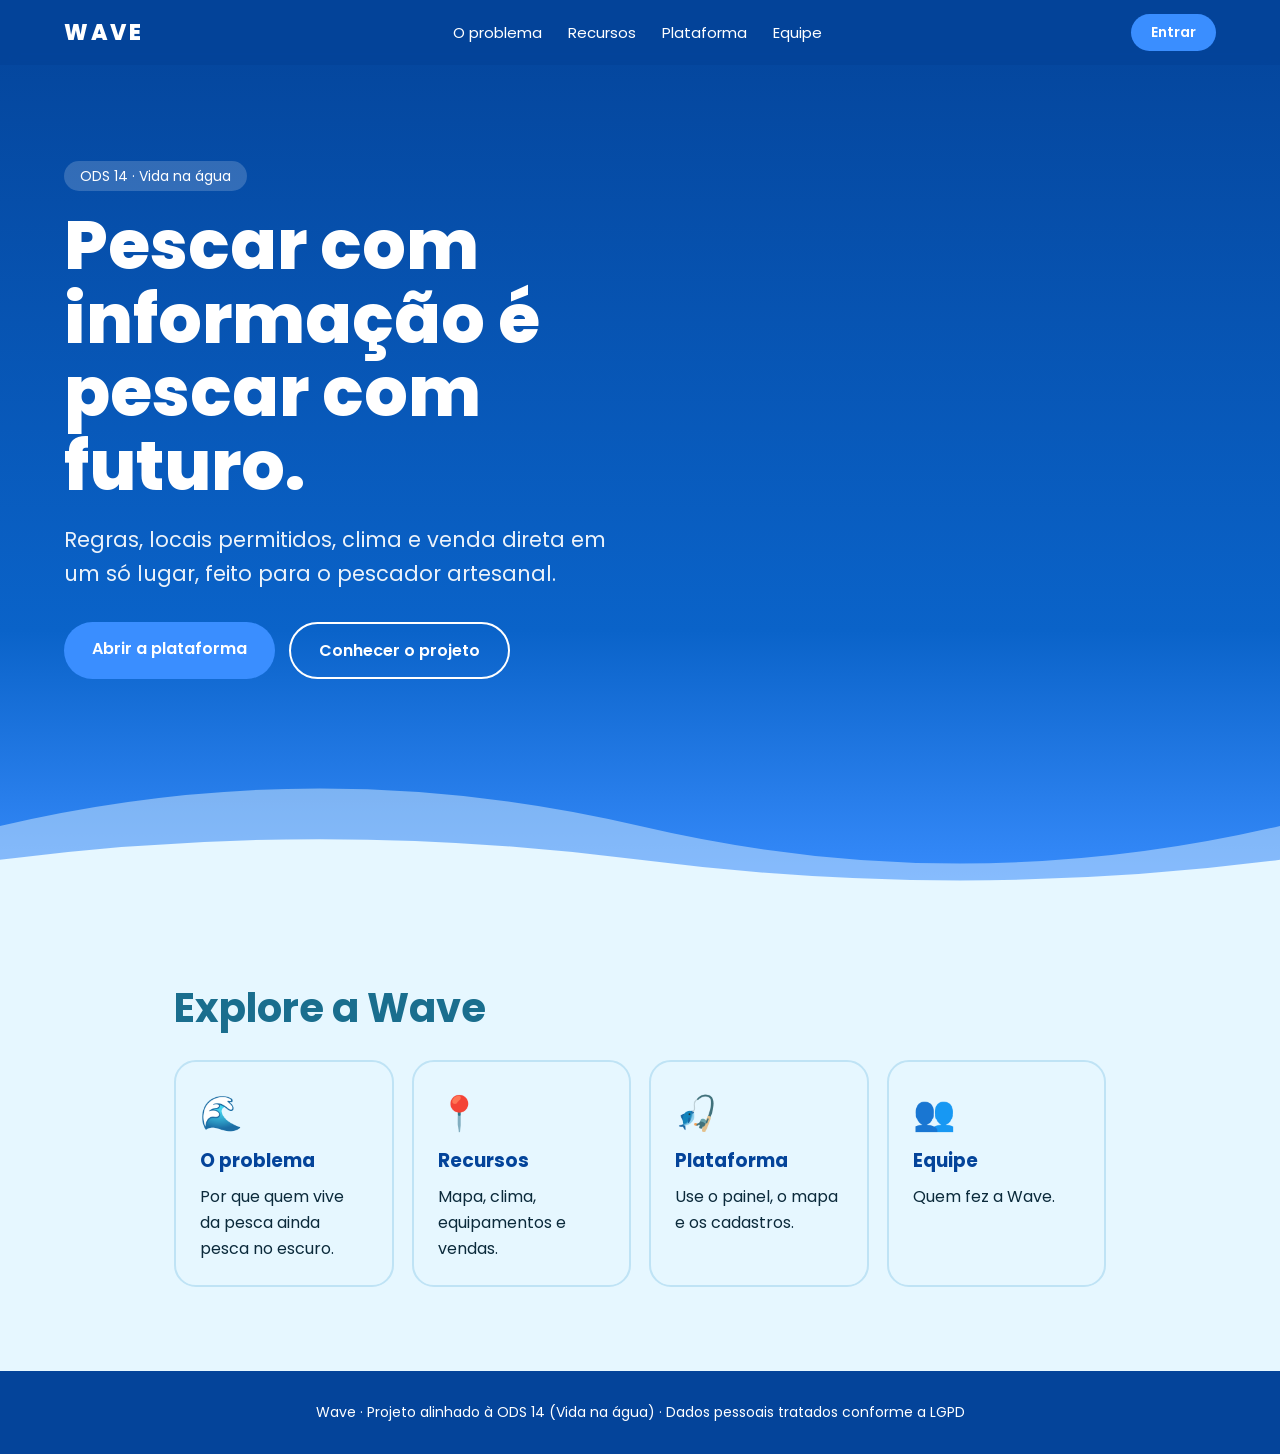
<file: WAVE /frontend/index.html>
<!DOCTYPE html>
<html lang="pt-BR">
<head>
<meta charset="UTF-8">
<meta name="viewport" content="width=device-width, initial-scale=1">
<title>Wave | Pesca artesanal com informação</title>
<link href="https://fonts.googleapis.com/css2?family=Poppins:wght@400;500;600;700;800&display=swap" rel="stylesheet">
<link rel="stylesheet" href="style.css">
</head>
<body>
<nav class="top">
  <a href="index.html" class="logo">WAVE</a>
  <div class="links"><a href="problema.html">O problema</a><a href="recursos.html">Recursos</a><a href="plataforma.html">Plataforma</a><a href="equipe.html">Equipe</a></div>
  <a href="plataforma.html" class="btn sm">Entrar</a>
</nav>

<header class="hero">
  <div class="hero-in">
    <p class="chip">ODS 14 · Vida na água</p>
    <h1>Pescar com informação é pescar com futuro.</h1>
    <p class="lead">Regras, locais permitidos, clima e venda direta em um só lugar, feito para o pescador artesanal.</p>
    <div class="cta"><a href="plataforma.html" class="btn">Abrir a plataforma</a><a href="problema.html" class="btn ghost">Conhecer o projeto</a></div>
  </div>
  <svg class="w w1" viewBox="0 0 2880 160" preserveAspectRatio="none"><path d="M0 80 Q360 0 720 80 T1440 80 T2160 80 T2880 80 V160 H0Z"/></svg>
  <svg class="w w2" viewBox="0 0 2880 160" preserveAspectRatio="none"><path d="M0 100 Q360 40 720 100 T1440 100 T2160 100 T2880 100 V160 H0Z"/></svg>
</header>

<main>
<section class="sec">
  <h2>Explore a Wave</h2>
  <div class="feat">
    <article><i>🌊</i><h3><a href="problema.html">O problema</a></h3><p>Por que quem vive da pesca ainda pesca no escuro.</p></article>
    <article><i>📍</i><h3><a href="recursos.html">Recursos</a></h3><p>Mapa, clima, equipamentos e vendas.</p></article>
    <article><i>🎣</i><h3><a href="plataforma.html">Plataforma</a></h3><p>Use o painel, o mapa e os cadastros.</p></article>
    <article><i>👥</i><h3><a href="equipe.html">Equipe</a></h3><p>Quem fez a Wave.</p></article>
  </div>
</section>
</main>

<footer>Wave · Projeto alinhado à ODS 14 (Vida na água) · Dados pessoais tratados conforme a LGPD</footer>
</body></html>
</file>
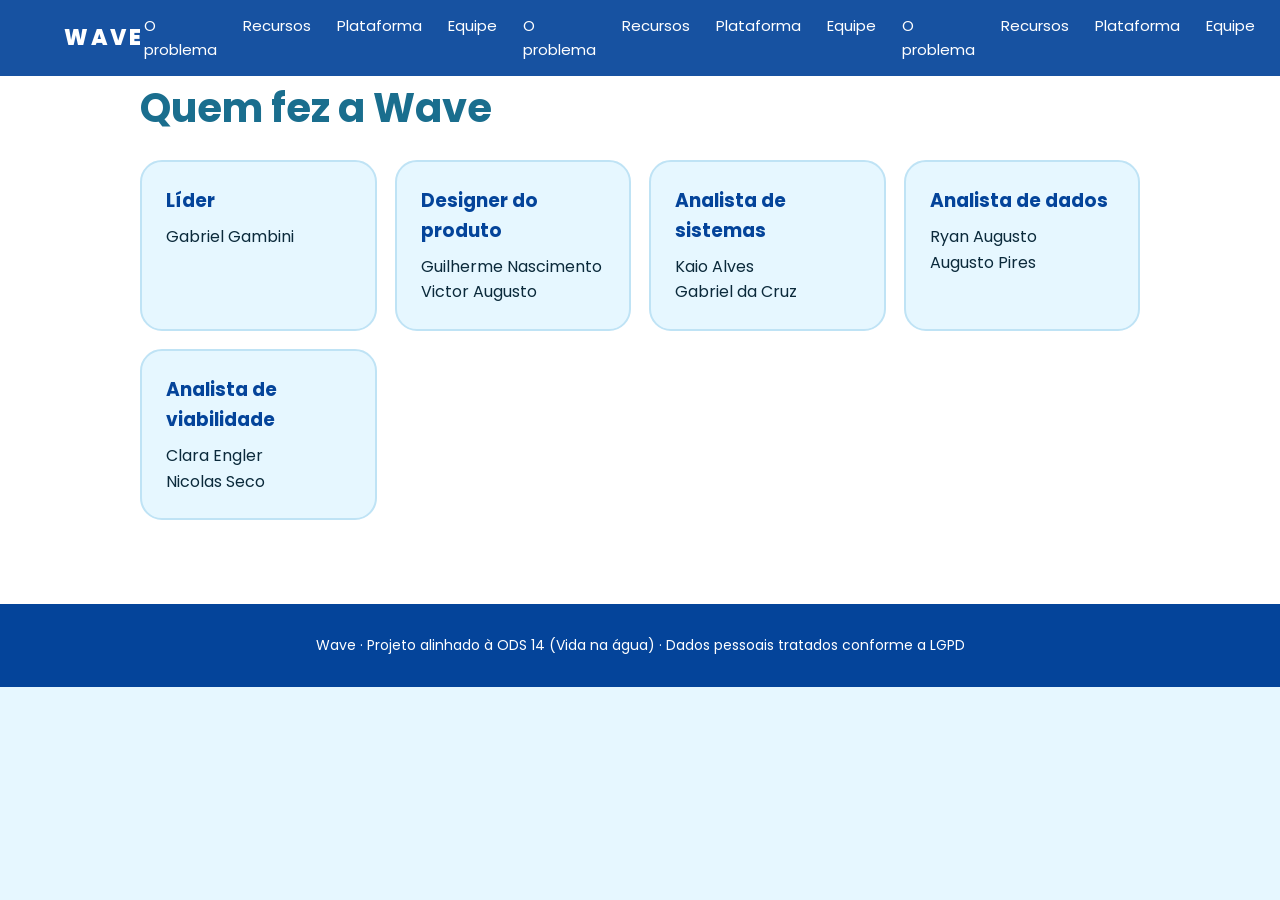
<file: WAVE /frontend/equipe.html>
<!DOCTYPE html>
<html lang="pt-BR">
<head>
<meta charset="UTF-8">
<meta name="viewport" content="width=device-width, initial-scale=1">
<title>Equipe | Wave</title>
<link href="https://fonts.googleapis.com/css2?family=Poppins:wght@400;500;600;700;800&display=swap" rel="stylesheet">
<link rel="stylesheet" href="style.css">
</head>
<body>
<nav class="top">
  <a href="index.html" class="logo">WAVE</a>
  <div class="links"><a href="problema.html">O problema</a><a href="recursos.html">Recursos</a><a href="plataforma.html">Plataforma</a><a href="equipe.html">Equipe</a><a href="problema.html" aria-current="page">O problema</a><a href="recursos.html">Recursos</a><a href="plataforma.html">Plataforma</a><a href="equipe.html">Equipe</a><a href="problema.html">O problema</a><a href="recursos.html" aria-current="page">Recursos</a><a href="plataforma.html">Plataforma</a><a href="equipe.html">Equipe</a><a href="problema.html">O problema</a><a href="recursos.html">Recursos</a><a href="plataforma.html" aria-current="page">Plataforma</a><a href="equipe.html">Equipe</a><a href="problema.html">O problema</a><a href="recursos.html">Recursos</a><a href="plataforma.html">Plataforma</a><a href="equipe.html" aria-current="page">Equipe</a></div>
  <a href="plataforma.html" class="btn sm">Entrar</a>
</nav>

<main class="inner">
<section class="sec alt">
  <h2>Quem fez a Wave</h2>
  <div class="feat team">
    <article><h3>Líder</h3><p>Gabriel Gambini</p></article>
    <article><h3>Designer do produto</h3><p>Guilherme Nascimento<br>Victor Augusto</p></article>
    <article><h3>Analista de sistemas</h3><p>Kaio Alves<br>Gabriel da Cruz</p></article>
    <article><h3>Analista de dados</h3><p>Ryan Augusto<br>Augusto Pires</p></article>
    <article><h3>Analista de viabilidade</h3><p>Clara Engler<br>Nicolas Seco</p></article>
  </div>
</section>
</main>

<footer>Wave · Projeto alinhado à ODS 14 (Vida na água) · Dados pessoais tratados conforme a LGPD</footer>
</body></html>
</file>
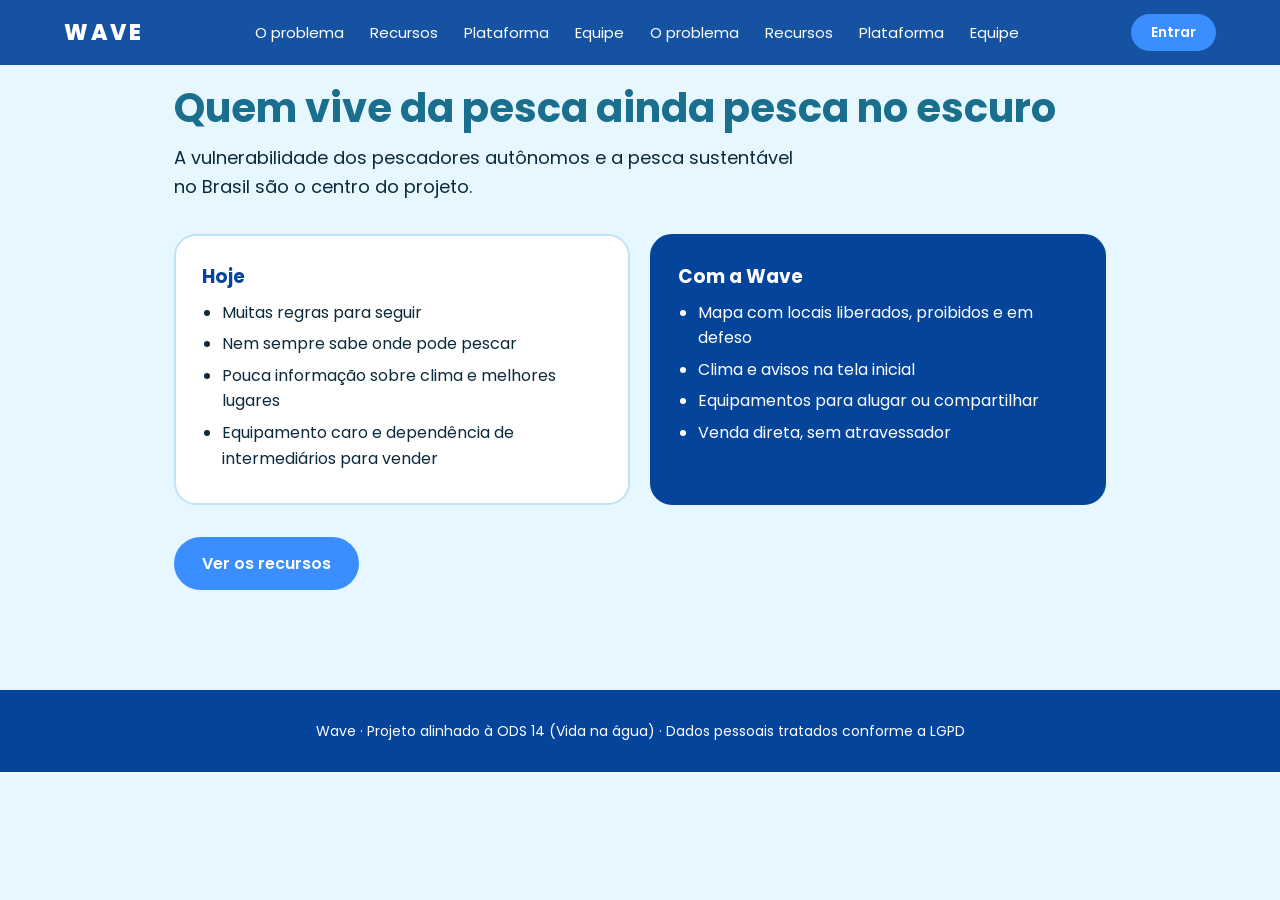
<file: WAVE /frontend/problema.html>
<!DOCTYPE html>
<html lang="pt-BR">
<head>
<meta charset="UTF-8">
<meta name="viewport" content="width=device-width, initial-scale=1">
<title>O problema | Wave</title>
<link href="https://fonts.googleapis.com/css2?family=Poppins:wght@400;500;600;700;800&display=swap" rel="stylesheet">
<link rel="stylesheet" href="style.css">
</head>
<body>
<nav class="top">
  <a href="index.html" class="logo">WAVE</a>
  <div class="links"><a href="problema.html">O problema</a><a href="recursos.html">Recursos</a><a href="plataforma.html">Plataforma</a><a href="equipe.html">Equipe</a><a href="problema.html" aria-current="page">O problema</a><a href="recursos.html">Recursos</a><a href="plataforma.html">Plataforma</a><a href="equipe.html">Equipe</a></div>
  <a href="plataforma.html" class="btn sm">Entrar</a>
</nav>

<main class="inner">
<section class="sec">
  <h2>Quem vive da pesca ainda pesca no escuro</h2>
  <p class="sub">A vulnerabilidade dos pescadores autônomos e a pesca sustentável no Brasil são o centro do projeto.</p>
  <div class="cols">
    <article class="box"><h3>Hoje</h3><ul><li>Muitas regras para seguir</li><li>Nem sempre sabe onde pode pescar</li><li>Pouca informação sobre clima e melhores lugares</li><li>Equipamento caro e dependência de intermediários para vender</li></ul></article>
    <article class="box hi"><h3>Com a Wave</h3><ul><li>Mapa com locais liberados, proibidos e em defeso</li><li>Clima e avisos na tela inicial</li><li>Equipamentos para alugar ou compartilhar</li><li>Venda direta, sem atravessador</li></ul></article>
  </div>
  <p style="margin-top:32px"><a href="recursos.html" class="btn">Ver os recursos</a></p>
</section>
</main>

<footer>Wave · Projeto alinhado à ODS 14 (Vida na água) · Dados pessoais tratados conforme a LGPD</footer>
</body></html>
</file>
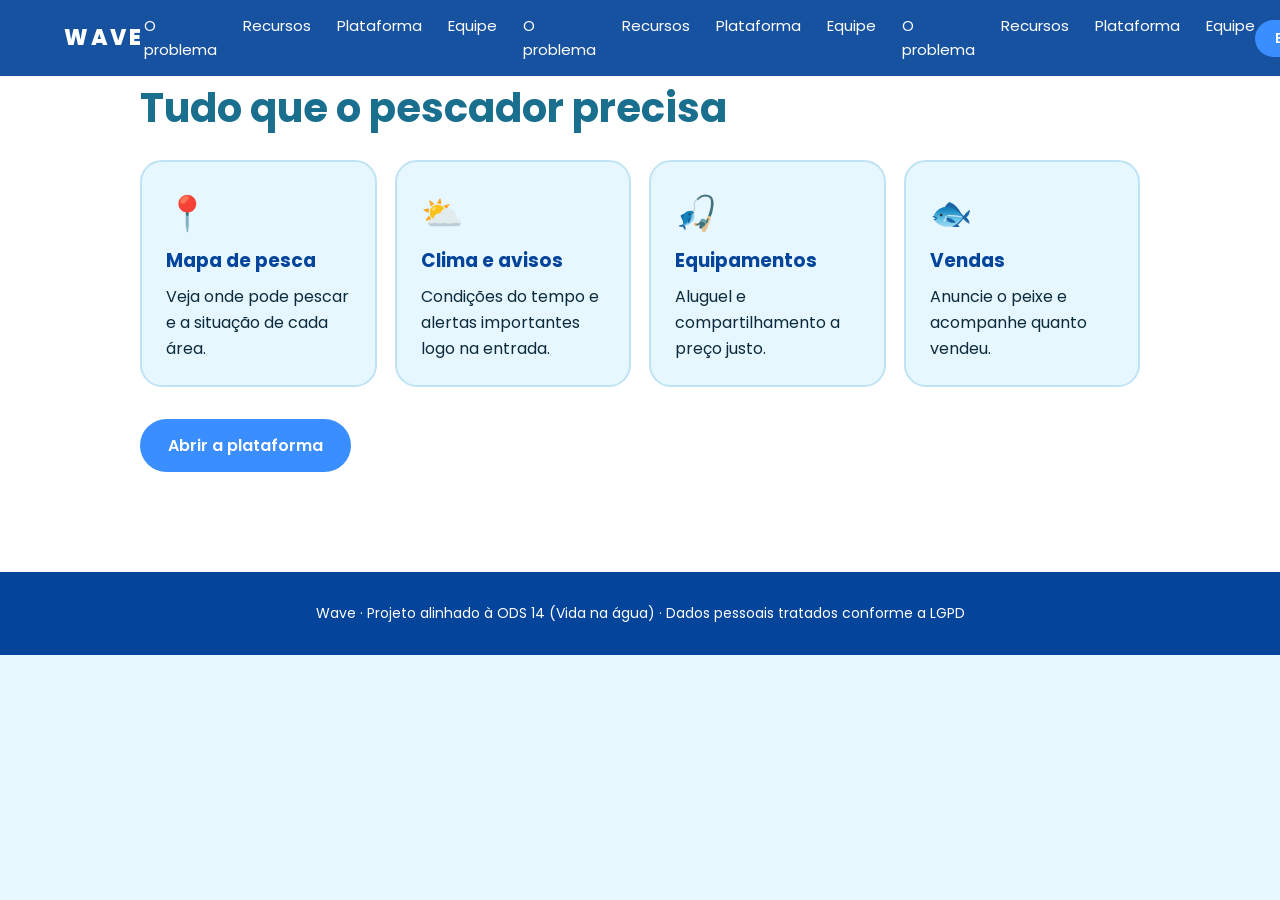
<file: WAVE /frontend/recursos.html>
<!DOCTYPE html>
<html lang="pt-BR">
<head>
<meta charset="UTF-8">
<meta name="viewport" content="width=device-width, initial-scale=1">
<title>Recursos | Wave</title>
<link href="https://fonts.googleapis.com/css2?family=Poppins:wght@400;500;600;700;800&display=swap" rel="stylesheet">
<link rel="stylesheet" href="style.css">
</head>
<body>
<nav class="top">
  <a href="index.html" class="logo">WAVE</a>
  <div class="links"><a href="problema.html">O problema</a><a href="recursos.html">Recursos</a><a href="plataforma.html">Plataforma</a><a href="equipe.html">Equipe</a><a href="problema.html" aria-current="page">O problema</a><a href="recursos.html">Recursos</a><a href="plataforma.html">Plataforma</a><a href="equipe.html">Equipe</a><a href="problema.html">O problema</a><a href="recursos.html" aria-current="page">Recursos</a><a href="plataforma.html">Plataforma</a><a href="equipe.html">Equipe</a></div>
  <a href="plataforma.html" class="btn sm">Entrar</a>
</nav>

<main class="inner">
<section class="sec alt">
  <h2>Tudo que o pescador precisa</h2>
  <div class="feat">
    <article><i>📍</i><h3>Mapa de pesca</h3><p>Veja onde pode pescar e a situação de cada área.</p></article>
    <article><i>⛅</i><h3>Clima e avisos</h3><p>Condições do tempo e alertas importantes logo na entrada.</p></article>
    <article><i>🎣</i><h3>Equipamentos</h3><p>Aluguel e compartilhamento a preço justo.</p></article>
    <article><i>🐟</i><h3>Vendas</h3><p>Anuncie o peixe e acompanhe quanto vendeu.</p></article>
  </div>
  <p style="margin-top:32px"><a href="plataforma.html" class="btn">Abrir a plataforma</a></p>
</section>
</main>

<footer>Wave · Projeto alinhado à ODS 14 (Vida na água) · Dados pessoais tratados conforme a LGPD</footer>
</body></html>
</file>
<file: WAVE /frontend/style.css>
:root{--bg:#e6f7ff;--ink:#0b2a3b;--navy:#04449a;--blue:#3a8eff;--teal:#1a6e8e;--line:#bfe3f5;--ok:#13795b;--bad:#b3261e;--warn:#9a6700}
*{box-sizing:border-box}
html{scroll-behavior:smooth}
[hidden]{display:none!important}
section[id]{scroll-margin-top:70px}
body{margin:0;font-family:Poppins,system-ui,sans-serif;background:var(--bg);color:var(--ink);line-height:1.6}
a{color:inherit;text-decoration:none}
:focus-visible{outline:3px solid var(--blue);outline-offset:2px}

.top{position:fixed;inset:0 0 auto;z-index:50;display:flex;align-items:center;justify-content:space-between;padding:14px 5vw;background:rgba(4,68,154,.92);backdrop-filter:blur(8px);color:#fff}
.logo{font-weight:800;letter-spacing:.12em;font-size:22px}
.links{display:flex;gap:26px;font-size:15px}
.links a:hover{text-decoration:underline}
@media(max-width:720px){.links{display:none}}

.btn{display:inline-block;border:0;border-radius:99px;padding:14px 28px;min-height:48px;font:600 16px Poppins,sans-serif;background:var(--blue);color:#fff;cursor:pointer}
.btn:hover{background:#2878e6}
.btn.sm{padding:8px 20px;min-height:0;font-size:14px}
.btn.ghost{background:transparent;border:2px solid #fff}
.btn.ghost.dk{border-color:var(--navy);color:var(--navy)}

.hero{position:relative;min-height:100vh;background:linear-gradient(180deg,var(--navy),#0a63c9 70%,var(--blue));color:#fff;display:flex;align-items:center;overflow:hidden}
.hero-in{position:relative;z-index:2;max-width:760px;padding:120px 5vw 180px}
.chip{display:inline-block;background:rgba(255,255,255,.18);padding:4px 16px;border-radius:99px;font-size:14px;margin:0 0 18px}
.hero h1{font-size:clamp(36px,6.4vw,68px);line-height:1.08;font-weight:800;margin:0 0 20px}
.lead{font-size:clamp(17px,2vw,21px);opacity:.92;margin:0 0 32px;max-width:560px}
.cta{display:flex;gap:14px;flex-wrap:wrap}
.w{position:absolute;left:0;bottom:-1px;width:200%;height:150px}
.w1{fill:rgba(230,247,255,.45)}.w2{fill:var(--bg);height:110px}
@media(prefers-reduced-motion:no-preference){.w1{animation:onda 14s linear infinite}.w2{animation:onda 22s linear infinite reverse}}
@keyframes onda{to{transform:translateX(-50%)}}

.sec{max-width:1060px;margin:0 auto;padding:84px 5vw}
.sec.alt{max-width:none;background:#fff}
.sec.alt>*{max-width:1000px;margin-left:auto;margin-right:auto}
h2{font-size:clamp(26px,4vw,40px);color:var(--teal);line-height:1.2;margin:0 0 12px}
h3{margin:0 0 8px;color:var(--navy)}
.sub{font-size:18px;max-width:640px;margin:0 0 32px}
.cols{display:grid;grid-template-columns:repeat(auto-fit,minmax(280px,1fr));gap:20px}
.box{background:#fff;border:2px solid var(--line);border-radius:22px;padding:26px}
.box.hi{background:var(--navy);color:#fff;border-color:var(--navy)}
.box.hi h3{color:#fff}
.box ul{margin:0;padding-left:20px}.box li{margin:6px 0}

.feat{display:grid;grid-template-columns:repeat(auto-fit,minmax(210px,1fr));gap:18px;margin-top:28px}
.feat article{background:var(--bg);border-radius:22px;padding:24px;border:2px solid var(--line)}
.feat i{font-style:normal;font-size:34px;display:block;margin-bottom:6px}
.feat p{margin:0}
.team article{background:var(--bg)}

.tabs{display:flex;gap:8px;overflow-x:auto;margin:24px 0}
.tabs button{flex:0 0 auto;border:2px solid var(--line);background:#fff;border-radius:99px;padding:10px 22px;font:600 15px Poppins,sans-serif;color:var(--teal);cursor:pointer}
.tabs button.on{background:var(--navy);border-color:var(--navy);color:#fff}
.pane[hidden],.toast[hidden],.note[hidden]{display:none}
.note{background:#fff1cc;border:2px solid #f0d58a;border-radius:14px;padding:12px 16px;font-size:14px}

.stats{display:grid;grid-template-columns:repeat(auto-fit,minmax(180px,1fr));gap:16px;margin-bottom:24px}
.stat{background:#fff;border:2px solid var(--line);border-radius:20px;padding:20px}
.stat b{display:block;font-size:34px;color:var(--navy);line-height:1.1}
.stat span{color:#4b6b7c;font-size:14px}

.card{background:#fff;border:2px solid var(--line);border-radius:18px;padding:16px 18px;margin-bottom:12px;display:flex;justify-content:space-between;gap:12px;align-items:flex-start;flex-wrap:wrap}
.card h4{margin:0;font-size:17px}.card small{color:#4b6b7c;display:block}
.tag{padding:2px 12px;border-radius:99px;font-size:13px;font-weight:600;background:#dff1ff;color:var(--navy)}
.tag.ok{background:#d8f5ea;color:var(--ok)}.tag.bad{background:#fde3e1;color:var(--bad)}.tag.warn{background:#fff1cc;color:var(--warn)}
.mini{border:0;border-radius:10px;padding:8px 14px;font:600 14px Poppins,sans-serif;cursor:pointer;background:#dff1ff;color:var(--navy)}
.mini.del{background:#fde3e1;color:var(--bad)}
#map{height:340px;border-radius:20px;border:2px solid var(--line);margin-bottom:14px}

.form{background:#fff;border:2px solid var(--line);border-radius:20px;padding:20px;display:grid;gap:12px;margin-bottom:12px}
.form input,.form select,.form textarea{width:100%;font:inherit;padding:12px 14px;border:2px solid var(--line);border-radius:12px}
.r2{display:grid;grid-template-columns:1fr 1fr;gap:12px}
@media(max-width:520px){.r2{grid-template-columns:1fr}}
.row{display:flex;gap:10px;flex-wrap:wrap}

footer{background:var(--navy);color:#fff;text-align:center;padding:30px 5vw;font-size:14px}
.toast{position:fixed;left:50%;bottom:28px;transform:translateX(-50%);background:var(--navy);color:#fff;padding:12px 22px;border-radius:99px;font-weight:600;z-index:999}

/* ---- lista de equipamentos / conferência ---- */
.form label{font-weight:600;color:var(--navy);font-size:14px}
.tbl{background:#fff;border:2px solid var(--line);border-radius:20px;margin-bottom:12px;overflow-x:auto}
.tbl table{width:100%;border-collapse:collapse;min-width:420px}
.tbl th,.tbl td{padding:12px 14px;text-align:left;border-bottom:1px solid var(--line)}
.tbl th{font-size:13px;color:var(--teal);text-transform:uppercase;letter-spacing:.04em}
.tbl tr:last-child td{border-bottom:0}
.tbl input[type=number]{width:72px;font:inherit;padding:6px 8px;border:2px solid var(--line);border-radius:10px}
.tbl input[type=checkbox]{width:24px;height:24px;accent-color:var(--ok);cursor:pointer}
.tbl .vazio{padding:18px;text-align:center;color:#4b6b7c}
#k-acoes{margin:12px 0}
.res{border-radius:18px;padding:16px 20px;font-weight:600;border:2px solid}
.res.ok{background:#d8f5ea;color:var(--ok);border-color:#9bdcc4}
.res.bad{background:#fde3e1;color:var(--bad);border-color:#f3b4af}
.res ul{margin:8px 0 0;padding-left:20px;font-weight:500}
</file>
